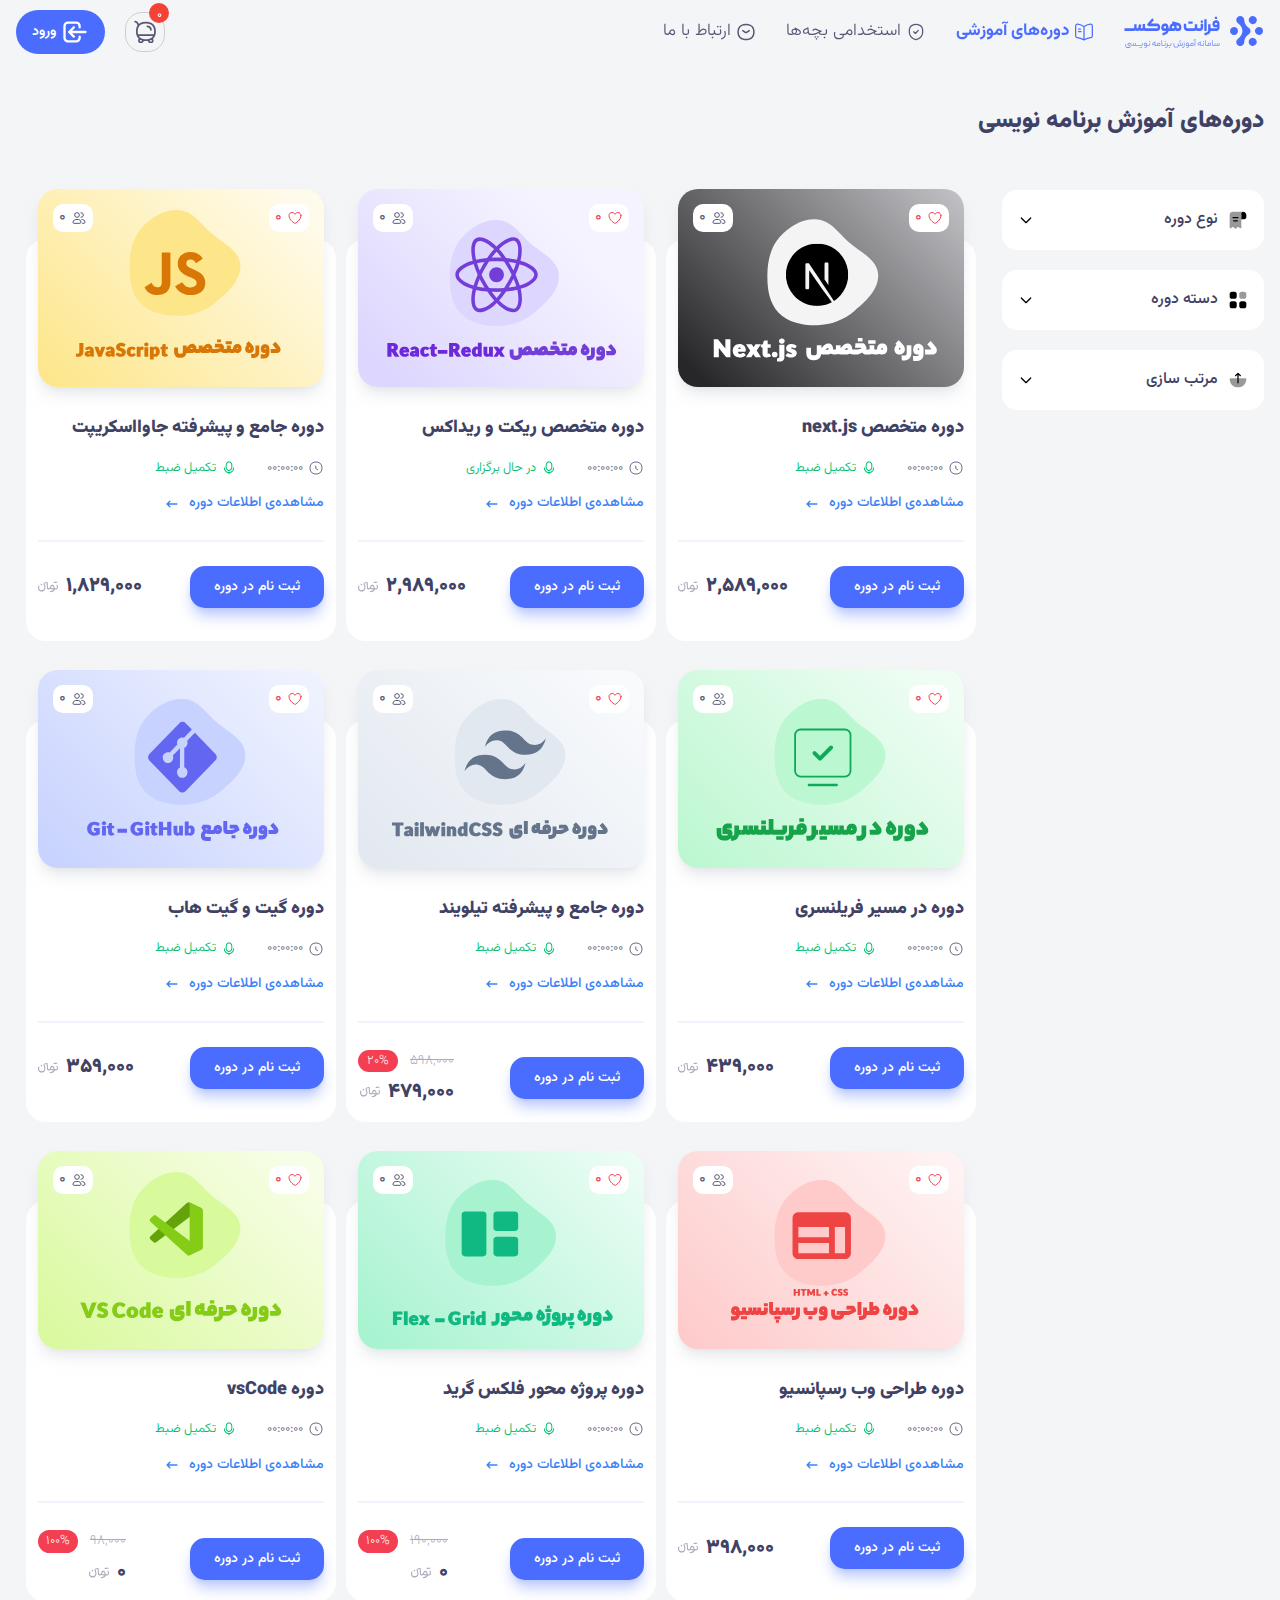
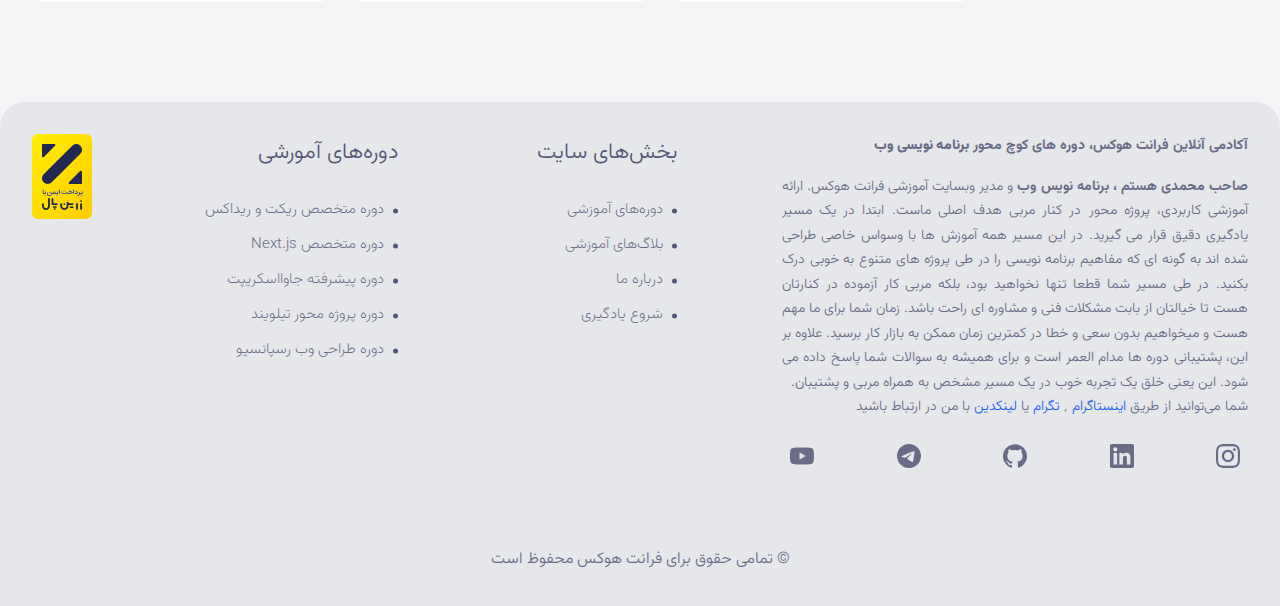
<file: courses.html>
<!DOCTYPE html>
<html lang="fa" dir="rtl">
<head>
    <meta charset="UTF-8">
    <meta name="viewport" content="width=device-width, initial-scale=1.0">
    <link rel="shortcut icon" href="./imgs/fh-favicon.ico">
    <link rel="stylesheet" href="./styles/fonts.css">
    <link rel="stylesheet" href="./styles/courses.css">
    <title>دوره های آموزش برنامه نویسی وب فرانت اند | فرانت هوکس</title>
</head>

<script type="module" src="./js/courses.js" defer></script>

<body>

    <header class="header"> 
        <header-site location="courses"></header-site> 
    </header>

    <main>
        <section class="filter-section">
            <div class="container padding-container">
                <h1 class="title-page">دوره‌های آموزش برنامه نویسی</h1>
                <div class="container-filter-and-courses">
                    <div class="filter-wrapper">
                        <div class="total-container-desktop-filter">
                            <div class="desktop-filter-course-type container-filter">
                                <div class="filter-course-type__svgs-and-title cursor-pointer space-between">
                                    <div class="container-svg-and-title align-items-center">
                                        <svg viewBox="0 0 20 20" fill="none" class="svg-filter">
                                            <path fill="currentColor" d="M18.333 5v2.017c0 1.316-.833 2.15-2.15 2.15h-2.85V3.342c0-.925.759-1.675 1.684-1.675a3.35 3.35 0 0 1 2.341.975c.6.608.975 1.441.975 2.358Z"></path><path fill="currentColor" d="M1.667 5.833V17.5A.83.83 0 0 0 3 18.167L4.425 17.1a.84.84 0 0 1 1.1.083l1.383 1.392a.84.84 0 0 0 1.184 0l1.4-1.4a.826.826 0 0 1 1.083-.075L12 18.167a.835.835 0 0 0 1.333-.667V3.333c0-.916.75-1.666 1.667-1.666H5C2.5 1.667 1.667 3.158 1.667 5v.833Z" opacity="0.4"></path><path fill="currentColor" d="M10 8.125H5a.63.63 0 0 1-.625-.625A.63.63 0 0 1 5 6.875h5a.63.63 0 0 1 .625.625.63.63 0 0 1-.625.625Zm-.625 3.333h-3.75A.63.63 0 0 1 5 10.833a.63.63 0 0 1 .625-.625h3.75a.63.63 0 0 1 .625.625.63.63 0 0 1-.625.625Z"></path>
                                        </svg>
                                        <span class="title-filter">نوع دوره</span>
                                    </div>
                                    <svg stroke="currentColor" fill="none" stroke-width="0" viewBox="0 0 24 24" height="1em" width="1em" class="arrow-svg-filter">
                                        <path stroke-linecap="round" stroke-linejoin="round" stroke-width="2" d="M19 9l-7 7-7-7"></path>
                                    </svg>
                                </div>
                                <ul class="menu-filter">
                                    <li class="menu-filter__list-item align-items-center">
                                        <input type="checkbox" id="uncompleted" class="ml-svg check-box cursor-pointer" value="در حال برگزاری">
                                        <label for="uncompleted" class="menu-filter__label cursor-pointer">در حال برگزاری</label>
                                    </li>
                                    <li class="menu-filter__list-item align-items-center">
                                        <input type="checkbox" id="completed" class="ml-svg check-box cursor-pointer" value="تکمیل ضبط">
                                        <label for="completed" class="menu-filter__label cursor-pointer">تکمیل ضبط</label>
                                    </li>
                                    <li class="menu-filter__list-item align-items-center">
                                        <input type="checkbox" id="course-off" class="ml-svg check-box cursor-pointer" value="تخفیف دار">
                                        <label for="course-off" class="menu-filter__label cursor-pointer">تخفیف دار</label>
                                    </li>
                                    <li class="menu-filter__list-item align-items-center">
                                        <input type="checkbox" id="course-free" class="ml-svg check-box cursor-pointer" value="رایگان">
                                        <label for="course-free" class="menu-filter__label cursor-pointer">رایگان</label>
                                    </li>
                                    <li class="menu-filter__list-item align-items-center">
                                        <input type="checkbox" id="course-cash" class="ml-svg check-box cursor-pointer" value="نقدی">
                                        <label for="course-cash" class="menu-filter__label cursor-pointer">نقدی</label>
                                    </li>
                                </ul>
                            </div>

                            <div class="desktop-filter-course-category filter-course-category container-filter">
                                <div class="filter-course-type__svgs-and-title cursor-pointer space-between">
                                    <div class="container-svg-and-title align-items-center">
                                        <svg viewBox="0 0 48 48" fill="none" class="svg-filter">
                                            <path fill="currentColor" d="M32.151 4h6.772C41.727 4 44 6.292 44 9.12v6.829c0 2.828-2.273 5.12-5.077 5.12h-6.772c-2.805 0-5.077-2.292-5.077-5.12v-6.83C27.074 6.293 29.346 4 32.151 4Z" opacity="0.4"></path><path fill="currentColor" d="M15.849 26.931c2.805 0 5.077 2.292 5.077 5.12v6.83c0 2.825-2.272 5.119-5.077 5.119H9.077C6.273 44 4 41.706 4 38.88v-6.829c0-2.828 2.273-5.12 5.077-5.12h6.772Zm23.074 0c2.804 0 5.077 2.292 5.077 5.12v6.83C44 41.705 41.727 44 38.923 44h-6.772c-2.805 0-5.077-2.294-5.077-5.12v-6.829c0-2.828 2.272-5.12 5.077-5.12h6.772ZM15.849 4c2.805 0 5.077 2.292 5.077 5.12v6.829c0 2.828-2.272 5.12-5.077 5.12H9.077C6.273 21.069 4 18.777 4 15.949v-6.83C4 6.293 6.273 4 9.077 4h6.772Z"></path>
                                        </svg>
                                        <span class="title-filter">دسته دوره</span>
                                    </div>
                                    <svg stroke="currentColor" fill="none" stroke-width="0" viewBox="0 0 24 24" height="1em" width="1em" class="arrow-svg-filter">
                                        <path stroke-linecap="round" stroke-linejoin="round" stroke-width="2" d="M19 9l-7 7-7-7"></path>
                                    </svg>
                                </div>
                                <ul class="menu-filter">
                                    <li class="menu-filter__list-item align-items-center">
                                        <input type="checkbox" id="back-end" class="ml-svg check-box cursor-pointer" value="back-end">
                                        <label for="back-end" class="menu-filter__label cursor-pointer">بک‌اند</label>
                                    </li>
                                    <li class="menu-filter__list-item align-items-center">
                                        <input type="checkbox" id="front-end" class="ml-svg check-box cursor-pointer" value="front-end">
                                        <label for="front-end" class="menu-filter__label cursor-pointer">فرانت‌اند</label>
                                    </li>
                                </ul>
                            </div>

                            <div class="desktop-filter-ordering container-filter">
                                <div class="filter-course-type__svgs-and-title cursor-pointer space-between">
                                    <div class="container-svg-and-title align-items-center">
                                        <svg viewBox="0 0 20 20" fill="none" class="svg-filter">
                                            <path fill="currentColor" d="M18.333 8.967a.717.717 0 0 0-.716-.717H2.383c-.4 0-.716.317-.716.717 0 4.908 3.425 8.333 8.333 8.333s8.333-3.433 8.333-8.333Z" opacity="0.4"></path><path fill="currentColor" d="m10.442 2.883 2.375 2.367a.629.629 0 0 1 0 .883.629.629 0 0 1-.884 0l-1.308-1.3v7.975a.63.63 0 0 1-.625.625.63.63 0 0 1-.625-.625V4.833l-1.3 1.309a.629.629 0 0 1-.883 0A.627.627 0 0 1 7 5.7c0-.158.058-.317.183-.442l2.375-2.366a.621.621 0 0 1 .884-.009Z"></path>
                                        </svg>
                                        <span class="title-filter">مرتب سازی</span>
                                    </div>
                                    <svg stroke="currentColor" fill="none" stroke-width="0" viewBox="0 0 24 24" height="1em" width="1em" class="arrow-svg-filter">
                                        <path stroke-linecap="round" stroke-linejoin="round" stroke-width="2" d="M19 9l-7 7-7-7"></path>
                                    </svg>
                                </div>
                                <ul class="menu-filter">
                                    <li class="menu-filter__list-item align-items-center">
                                        <input type="checkbox" id="fav-courses" class="ml-svg check-box cursor-pointer" value="محبوب‌ترین‌ها">
                                        <label for="fav-courses" class="menu-filter__label cursor-pointer">محبوب‌ترین‌ها</label>
                                    </li>
                                </ul>
                            </div>
                        </div>

                        <div class="total-container-mobile-filter space-between">
                            <div class="container-mobile-filter-courses">
                                <div class="align-items-center mobile-filter__title-svg center cursor-pointer">
                                    <svg stroke="currentColor" fill="none" stroke-width="0" viewBox="0 0 24 24" class="mobile-filter__svg ml-svg" height="1em" width="1em">
                                        <path stroke-linecap="round" stroke-linejoin="round" stroke-width="2" d="M12 6V4m0 2a2 2 0 100 4m0-4a2 2 0 110 4m-6 8a2 2 0 100-4m0 4a2 2 0 110-4m0 4v2m0-6V4m6 6v10m6-2a2 2 0 100-4m0 4a2 2 0 110-4m0 4v2m0-6V4"></path>
                                    </svg>
                                    فیلتر دوره‌ها
                                </div>
                                <div class="total-mobile-filter">
                                    <div class="mobile-filter">
                                       <div class="mobile-filter__title-and-cross space-between">
                                        <h3 class="mobile-filter__title">فیلتر دوره‌ها</h3>
                                        <svg stroke="currentColor" fill="none" stroke-width="0" viewBox="0 0 24 24" class="mobile-filter__cross" height="20" width="20">
                                            <path d="M6.2253 4.81108C5.83477 4.42056 5.20161 4.42056 4.81108 4.81108C4.42056 5.20161 4.42056 5.83477 4.81108 6.2253L10.5858 12L4.81114 17.7747C4.42062 18.1652 4.42062 18.7984 4.81114 19.1889C5.20167 19.5794 5.83483 19.5794 6.22535 19.1889L12 13.4142L17.7747 19.1889C18.1652 19.5794 18.7984 19.5794 19.1889 19.1889C19.5794 18.7984 19.5794 18.1652 19.1889 17.7747L13.4142 12L19.189 6.2253C19.5795 5.83477 19.5795 5.20161 19.189 4.81108C18.7985 4.42056 18.1653 4.42056 17.7748 4.81108L12 10.5858L6.2253 4.81108Z" fill="currentColor"></path>
                                        </svg>
                                       </div>   
                                       <div class="mobile-filters">
                                        <div class="mobile-filters-course-type container-filter">
                                            <div class="filter-course-type__svgs-and-title cursor-pointer space-between">
                                                <div class="container-svg-and-title align-items-center">
                                                    <svg viewBox="0 0 20 20" fill="none" class="svg-filter">
                                                        <path fill="currentColor" d="M18.333 5v2.017c0 1.316-.833 2.15-2.15 2.15h-2.85V3.342c0-.925.759-1.675 1.684-1.675a3.35 3.35 0 0 1 2.341.975c.6.608.975 1.441.975 2.358Z"></path><path fill="currentColor" d="M1.667 5.833V17.5A.83.83 0 0 0 3 18.167L4.425 17.1a.84.84 0 0 1 1.1.083l1.383 1.392a.84.84 0 0 0 1.184 0l1.4-1.4a.826.826 0 0 1 1.083-.075L12 18.167a.835.835 0 0 0 1.333-.667V3.333c0-.916.75-1.666 1.667-1.666H5C2.5 1.667 1.667 3.158 1.667 5v.833Z" opacity="0.4"></path><path fill="currentColor" d="M10 8.125H5a.63.63 0 0 1-.625-.625A.63.63 0 0 1 5 6.875h5a.63.63 0 0 1 .625.625.63.63 0 0 1-.625.625Zm-.625 3.333h-3.75A.63.63 0 0 1 5 10.833a.63.63 0 0 1 .625-.625h3.75a.63.63 0 0 1 .625.625.63.63 0 0 1-.625.625Z"></path>
                                                    </svg>
                                                    <span class="title-filter">نوع دوره</span>
                                                </div>
                                                <svg stroke="currentColor" fill="none" stroke-width="0" viewBox="0 0 24 24" height="1em" width="1em" class="arrow-svg-filter">
                                                    <path stroke-linecap="round" stroke-linejoin="round" stroke-width="2" d="M19 9l-7 7-7-7"></path>
                                                </svg>
                                            </div>
                                            <ul class="menu-filter">
                                                <li class="menu-filter__list-item align-items-center">
                                                    <input type="checkbox" id="uncompleted-mobile" class="ml-svg check-box cursor-pointer" value="در حال برگزاری">
                                                    <label for="uncompleted-mobile" class="menu-filter__label cursor-pointer">در حال برگزاری</label>
                                                </li>
                                                <li class="menu-filter__list-item align-items-center">
                                                    <input type="checkbox" id="completed-mobile" class="ml-svg check-box cursor-pointer" value="تکمیل ضبط">
                                                    <label for="completed-mobile" class="menu-filter__label cursor-pointer">تکمیل ضبط</label>
                                                </li>
                                                <li class="menu-filter__list-item align-items-center">
                                                    <input type="checkbox" id="courseOff" class="ml-svg check-box cursor-pointer" value="تخفیف دار">
                                                    <label for="courseOff" class="menu-filter__label cursor-pointer">تخفیف دار</label>
                                                </li>
                                                <li class="menu-filter__list-item align-items-center">
                                                    <input type="checkbox" id="courseFree" class="ml-svg check-box cursor-pointer" value="رایگان">
                                                    <label for="courseFree" class="menu-filter__label cursor-pointer">رایگان</label>
                                                </li>
                                                <li class="menu-filter__list-item align-items-center">
                                                    <input type="checkbox" id="courseCash" class="ml-svg check-box cursor-pointer" value="نقدی">
                                                    <label for="courseCash" class="menu-filter__label cursor-pointer">نقدی</label>
                                                </li>
                                            </ul>
                                        </div>
            
                                        <div class="mobile-filters-course-category filter-course-category container-filter">
                                            <div class="filter-course-type__svgs-and-title cursor-pointer space-between">
                                                <div class="container-svg-and-title align-items-center">
                                                    <svg viewBox="0 0 48 48" fill="none" class="svg-filter">
                                                        <path fill="currentColor" d="M32.151 4h6.772C41.727 4 44 6.292 44 9.12v6.829c0 2.828-2.273 5.12-5.077 5.12h-6.772c-2.805 0-5.077-2.292-5.077-5.12v-6.83C27.074 6.293 29.346 4 32.151 4Z" opacity="0.4"></path><path fill="currentColor" d="M15.849 26.931c2.805 0 5.077 2.292 5.077 5.12v6.83c0 2.825-2.272 5.119-5.077 5.119H9.077C6.273 44 4 41.706 4 38.88v-6.829c0-2.828 2.273-5.12 5.077-5.12h6.772Zm23.074 0c2.804 0 5.077 2.292 5.077 5.12v6.83C44 41.705 41.727 44 38.923 44h-6.772c-2.805 0-5.077-2.294-5.077-5.12v-6.829c0-2.828 2.272-5.12 5.077-5.12h6.772ZM15.849 4c2.805 0 5.077 2.292 5.077 5.12v6.829c0 2.828-2.272 5.12-5.077 5.12H9.077C6.273 21.069 4 18.777 4 15.949v-6.83C4 6.293 6.273 4 9.077 4h6.772Z"></path>
                                                    </svg>
                                                    <span class="title-filter">دسته دوره</span>
                                                </div>
                                                <svg stroke="currentColor" fill="none" stroke-width="0" viewBox="0 0 24 24" height="1em" width="1em" class="arrow-svg-filter">
                                                    <path stroke-linecap="round" stroke-linejoin="round" stroke-width="2" d="M19 9l-7 7-7-7"></path>
                                                </svg>
                                            </div>
                                            <ul class="menu-filter">
                                                <li class="menu-filter__list-item align-items-center">
                                                    <input type="checkbox" id="backEnd" class="ml-svg check-box cursor-pointer" value="back-end">
                                                    <label for="backEnd" class="menu-filter__label cursor-pointer">بک‌اند</label>
                                                </li>
                                                <li class="menu-filter__list-item align-items-center">
                                                    <input type="checkbox" id="frontEnd" class="ml-svg check-box cursor-pointer" value="front-end">
                                                    <label for="frontEnd" class="menu-filter__label cursor-pointer">فرانت‌اند</label>
                                                </li>
                                            </ul>
                                        </div>
                                       </div>
                                       <button class="apply-filter-btn">اعمال فیلتر</button>
                                    </div>
                                </div>
                            </div>

                            <div class="container-mobile-ordering">
                                <div class="align-items-center mobile-filter__title-svg center cursor-pointer">
                                    <svg stroke="currentColor" fill="none" stroke-width="0" viewBox="0 0 24 24" class="mobile-filter__svg ml-svg" height="1em" width="1em"><path stroke-linecap="round" stroke-linejoin="round" stroke-width="2" d="M3 4h13M3 8h9m-9 4h9m5-4v12m0 0l-4-4m4 4l4-4"></path></svg>
                                    مرتب سازی دوره‌ها
                                </div>
                                <div class="total-mobile-filter">
                                    <div class="mobile-filter">
                                       <div class="mobile-filter__title-and-cross space-between">
                                        <h3 class="mobile-filter__title">مرتب سازی دوره‌ها</h3>
                                        <svg stroke="currentColor" fill="none" stroke-width="0" viewBox="0 0 24 24" class="mobile-filter__cross" height="20" width="20">
                                            <path d="M6.2253 4.81108C5.83477 4.42056 5.20161 4.42056 4.81108 4.81108C4.42056 5.20161 4.42056 5.83477 4.81108 6.2253L10.5858 12L4.81114 17.7747C4.42062 18.1652 4.42062 18.7984 4.81114 19.1889C5.20167 19.5794 5.83483 19.5794 6.22535 19.1889L12 13.4142L17.7747 19.1889C18.1652 19.5794 18.7984 19.5794 19.1889 19.1889C19.5794 18.7984 19.5794 18.1652 19.1889 17.7747L13.4142 12L19.189 6.2253C19.5795 5.83477 19.5795 5.20161 19.189 4.81108C18.7985 4.42056 18.1653 4.42056 17.7748 4.81108L12 10.5858L6.2253 4.81108Z" fill="currentColor"></path>
                                        </svg>
                                       </div>   
                                       <div class="mobile-filters">
                                        <div class="mobile-filter-ordering container-filter">
                                            <div class="filter-course-type__svgs-and-title cursor-pointer space-between">
                                                <div class="container-svg-and-title align-items-center">
                                                    <svg viewBox="0 0 20 20" fill="none" class="svg-filter">
                                                        <path fill="currentColor" d="M18.333 8.967a.717.717 0 0 0-.716-.717H2.383c-.4 0-.716.317-.716.717 0 4.908 3.425 8.333 8.333 8.333s8.333-3.433 8.333-8.333Z" opacity="0.4"></path><path fill="currentColor" d="m10.442 2.883 2.375 2.367a.629.629 0 0 1 0 .883.629.629 0 0 1-.884 0l-1.308-1.3v7.975a.63.63 0 0 1-.625.625.63.63 0 0 1-.625-.625V4.833l-1.3 1.309a.629.629 0 0 1-.883 0A.627.627 0 0 1 7 5.7c0-.158.058-.317.183-.442l2.375-2.366a.621.621 0 0 1 .884-.009Z"></path>
                                                    </svg>
                                                    <span class="title-filter">مرتب سازی</span>
                                                </div>
                                                <svg stroke="currentColor" fill="none" stroke-width="0" viewBox="0 0 24 24" height="1em" width="1em" class="arrow-svg-filter">
                                                    <path stroke-linecap="round" stroke-linejoin="round" stroke-width="2" d="M19 9l-7 7-7-7"></path>
                                                </svg>
                                            </div>
                                            <ul class="menu-filter">
                                                <li class="menu-filter__list-item align-items-center">
                                                    <input type="checkbox" id="favCourses" class="ml-svg check-box cursor-pointer" value="محبوب‌ترین‌ها">
                                                    <label for="favCourses" class="menu-filter__label cursor-pointer">محبوب‌ترین‌ها</label>
                                                </li>
                                            </ul>
                                        </div>
                                       </div>
                                       <button class="apply-filter-btn">اعمال فیلتر</button>
                                    </div>
                                </div>
                            </div>
                        </div>
                    </div>

                    <div class="courses-wrapper">
                        <div class="container-courses">
                            <div class="course">
                                <course-site imgcourse-src="imgs/nextjs.svg" course-title="دوره متخصص next.js" course-status="تکمیل ضبط" course-price="2589000" discount-percent="" course-price-without-off="" course-table="nextTable" category="front-end">
                                </course-site>
                            </div>
                            <div class="course">
                                <course-site imgcourse-src="imgs/reactjs.svg" course-title="دوره متخصص ریکت و ریداکس" course-status="در حال برگزاری" course-price="2989000" discount-percent="" course-price-without-off="" course-table="reactTable" category="front-end">
                                </course-site>
                            </div>
                            <div class="course">
                                <course-site imgcourse-src="imgs/javascript.svg" course-title="دوره جامع و پیشرفته جاوااسکریپت" course-status="تکمیل ضبط" course-price="1829000" discount-percent="" course-price-without-off="" course-table="jsTable" category="front-end">
                                </course-site>
                            </div>
                            <div class="course">
                                <course-site imgcourse-src="imgs/freelancering.svg" course-title="دوره در مسیر فریلنسری" course-status="تکمیل ضبط" course-price="439000" discount-percent="" course-price-without-off="" course-table="freelanceringTable" category="front-end">
                                </course-site>
                            </div>
                            <div class="course">
                                <course-site imgcourse-src="imgs/tailwind.svg" course-title="دوره جامع و پیشرفته تیلویند" course-status="تکمیل ضبط" course-price="479000" discount-percent="20" course-price-without-off="598000" course-table="tailwindTable" category="front-end">
                                </course-site>
                            </div>
                            <div class="course">
                                <course-site imgcourse-src="imgs/git.svg" course-title="دوره گیت و گیت هاب" course-status="تکمیل ضبط" course-price="359000" discount-percent="" course-price-without-off="" course-table="gitTable" category="front-end">
                                </course-site>
                            </div>
                            <div class="course">
                                <course-site imgcourse-src="imgs/responsive-web.svg" course-title="دوره طراحی وب رسپانسیو" course-status="تکمیل ضبط" course-price="398000" discount-percent="" course-price-without-off="" course-table="responsiveWebTable" category="front-end">
                                </course-site>
                            </div>
                            <div class="course">
                                <course-site imgcourse-src="imgs/flex-grid.svg" course-title="دوره پروژه محور فلکس گرید" course-status="تکمیل ضبط" course-price="0" discount-percent="100" course-price-without-off="190000" course-table="flexGridTable" category="front-end">
                                </course-site>
                            </div>
                            <div class="course">
                                <course-site imgcourse-src="./imgs/vscode.svg" course-title="دوره vsCode" course-status="تکمیل ضبط" course-price="0" discount-percent="100" course-price-without-off="98000" course-table="vsCodeTable" category="front-end">
                                </course-site>
                            </div>
                        </div>
                    </div>
                </div>
            </div>
        </section>
    </main> 

    <footer class="footer-section">
        <div class="total-container-footer padding-container">
            <footer-site></footer-site>
        </div>
    </footer>
    
</body>
</html>
</file>
<file: styles/fonts.css>
/* Generated by script */
@font-face {
    font-family: vazir;
    src: url('../fonts/Vazirmatn-Thin.woff2') format('woff2');
    font-weight: 100;
    font-style: normal;
    font-display: swap; 
}
  
@font-face {
    font-family: vazir;
    src: url('../fonts/Vazirmatn-ExtraLight.woff2') format('woff2');
    font-weight: 200;
    font-style: normal;
    font-display: swap;
}
  
@font-face {
    font-family: vazir;
    src: url('../fonts/Vazirmatn-Light.woff2') format('woff2');
    font-weight: 300;
    font-style: normal;
    font-display: swap;
}
  
@font-face {
    font-family: vazir;
    src: url('../fonts/Vazirmatn-Regular.woff2') format('woff2');
    font-weight: 400;
    font-style: normal;
    font-display: swap;
}
  
@font-face {
    font-family: vazir;
    src: url('../fonts/Vazirmatn-Medium.woff2') format('woff2');
    font-weight: 500;
    font-style: normal;
    font-display: swap;
}
  
@font-face {
    font-family: vazir;
    src: url('../fonts/Vazirmatn-SemiBold.woff2') format('woff2');
    font-weight: 600;
    font-style: normal;
    font-display: swap;
}
  
@font-face {
    font-family: vazir;
    src: url('../fonts/Vazirmatn-Bold.woff2') format('woff2');
    font-weight: 700;
    font-style: normal;
    font-display: swap;
}
  
@font-face {
    font-family: vazir;
    src: url('../fonts/Vazirmatn-ExtraBold.woff2') format('woff2');
    font-weight: 800;
    font-style: normal;
    font-display: swap;
}
  
@font-face {
    font-family: vazir;
    src: url('../fonts/Vazirmatn-Black.woff2') format('woff2');
    font-weight: 900;
    font-style: normal;
    font-display: swap;
}
</file>
<file: styles/courses.css>
* css reset */
html, body, div, span, applet, object, iframe,
h1, h2, h3, h4, h5, h6, p, blockquote, pre,
a, abbr, acronym, address, big, cite, code,
del, dfn, em, img, ins, kbd, q, s, samp,
small, strike, strong, sub, sup, tt, var,
b, u, i, center,
dl, dt, dd, ol, ul, li,
fieldset, form, label, legend,
table, caption, tbody, tfoot, thead, tr, th, td,
article, aside, canvas, details, embed, 
figure, figcaption, footer, header, hgroup, 
menu, nav, output, ruby, section, summary,
time, mark, audio, video {
	margin: 0;
	padding: 0;
	border: 0;
	font-size: 100%;
	font: inherit; 
	vertical-align: baseline; 
}
/* HTML5 display-role reset for older browsers */
article, aside, details, figcaption, figure, 
footer, header, hgroup, menu, nav, section {
	display: block;
}
body {
	line-height: 1;
}
ol, ul {
	list-style: none;
}
blockquote, q {
	quotes: none;
}
blockquote:before, blockquote:after,
q:before, q:after {
	content: '';
	content: none;
}
table {
	border-collapse: collapse;
	border-spacing: 0;
}

/* variable defining */

:root{
    --font-family: vazir, ui-sans-serif,system-ui,-apple-system,BlinkMacSystemFont,"Segoe UI",Roboto,"Helvetica Neue",Arial,"Noto Sans",sans-serif,"Apple Color Emoji","Segoe UI Emoji","Segoe UI Symbol","Noto Color Emoji";
    --color-primary-900: #4a6dff;
    --color-primary-800: #5c7cff;
    --color-primary-700: #6e8aff;
    --color-primary-600: #8099ff;
    --color-primary-500: #92a7ff;
    --color-primary-400: #a4b6ff;
    --color-primary-300: #b7c5ff;
    --color-primary-200: #c9d3ff;
    --color-primary-100: #dbe2ff;
    --color-primary-50: #e4e9ff;
    --color-secondary-900: #2a2d53;
    --color-secondary-800: #3f4264;
    --color-secondary-700: #555775;
    --color-secondary-600: #6a6c87;
    --color-secondary-500: #7f8198;
    --color-secondary-400: #9496a9;
    --color-secondary-300: #aaabba;
    --color-secondary-200: #bfc0cb;
    --color-secondary-100: #d4d5dd;
    --color-secondary-50: #dfdfe5;
    --color-fill: #4338ca;
    --color-text-muted: #9496a9;
    --color-text-inverted: #ffffff;
    --color-button-primary-hover: #6e8aff;
    --color-button-muted: #dfdfe5;
    --color-icon-secondary-dkst: #2a2d53;
    --color-icon-secondary-dk: #555775;
    --color-icon-secondary-lt: #7f8198;
    --color-success: #00c073;
    --color-warning: #ff9900;
    --color-error: #ff4757;
    --color-red-500: #ef4444;
    --color-red-300: #fca5a5;
    --scroll-primary: #efefef;
    --scroll-secondary: #ccc;
}


html{
    scroll-behavior: smooth;
    font-size: 62.5%;
}

*, *::after, *::before{
    margin: 0;
    padding: 0;
    box-sizing: border-box;
    font-family: vazir;
}

body{
    font: 400 1.6rem/1.75 var(--font-family);
    background-color: #f4f5f7;
}

li{
    list-style: none;
}

a{
    display: inline-block;
    text-decoration: none;
}

button{
    cursor: pointer;
    outline: none;
    border: none;
}

/* helper classes */

.center{
    display: flex;
    align-items: center;
    justify-content: center;
}

.space-between{
    display: flex;
    align-items: center;
    justify-content: space-between;
}

.align-items-center{
    display: flex;
    align-items: center;
}

.Hfull-Vful{
    width: 100%;
    height: 100%;
}

.mTop-mBottom{
    margin-top: 8rem;
    margin-bottom: 8rem;
}

.container{
    max-width: 128rem;
    margin: 0 auto;
}

.padding-container{
    padding-left: 1.6rem;
    padding-right: 1.6rem;
}

.cursor-pointer{
    cursor: pointer;
}

.border-radius-circle{ 
    border-radius: 50%;
    -webkit-border-radius: 50%;
    -moz-border-radius: 50%;
    -ms-border-radius: 50%;
    -o-border-radius: 50%;
}

.ml-svg{
    margin-left: .5rem;
}

.transition-bg-3s{
    transition: background .3s;
    -webkit-transition: background .3s;
    -moz-transition: background .3s;
    -ms-transition: background .3s;
    -o-transition: background .3s;
}

.transition-color-3s{
    transition: color .3s;
    -webkit-transition: color .3s;
    -moz-transition: color .3s;
    -ms-transition: color .3s;
    -o-transition: color .3s;
}

/* filter */

.filter-section{
    margin: 10rem 0;
}

.title-page{
    color: var(--color-secondary-800);
    font-size: 2.4rem;
    font-weight: 900;
}

.container-filter-and-courses{
    display: flex;
    justify-content: space-between;
    padding-top: 4.8rem;
}

.filter-wrapper{
    width: 26.2rem;
    flex-shrink: 0;
}

.container-filter{
    overflow: hidden;
    background: #fff;
    padding: 1.6rem;
    height: 6rem;
    border-radius: 1.5rem;
    -webkit-border-radius: 1.5rem;
    -moz-border-radius: 1.5rem;
    -ms-border-radius: 1.5rem;
    -o-border-radius: 1.5rem;
    transition: .3s;
    -webkit-transition: .3s;
    -moz-transition: .3s;
    -ms-transition: .3s;
    -o-transition: .3s;
}

.filter-course-category{
    margin: 2rem 0;
}

.svg-filter, .mobile-filter__svg{
    width: 2rem;
    height: 2rem;
}

.title-filter{
    color: var(--color-secondary-800);
    font-weight: 500;
    margin-right: 1rem;
} 

.arrow-svg-filter{
    transition: .3s;
    -webkit-transition: .3s;
    -moz-transition: .3s;
    -ms-transition: .3s;
    -o-transition: .3s;
}

.active .arrow-svg-filter{
    transform: rotate(180deg);
    -webkit-transform: rotate(180deg);
    -moz-transform: rotate(180deg);
    -ms-transform: rotate(180deg);
    -o-transform: rotate(180deg);
}

.menu-filter{
    border-top: .2rem solid #bec1f333;
    margin-top: 1.6rem;
    padding-top: 1.6rem;
}

.menu-filter__list-item{
    color: var(--color-secondary-600);
    font-size: 1.7rem;
    font-weight: 300;
}

.menu-filter__list-item:not(:last-child){
    margin-bottom: .7rem;
}

.check-box{
    width: 1.6rem;
    height: 1.6rem;
}

.total-container-mobile-filter{
    display: none;
}

.container-mobile-filter-courses, .container-mobile-ordering{
    width: 47%;
}

.mobile-filter__title-svg{
    color: var(--color-secondary-600);
    font-size: 1.7rem;
    font-weight: 500;
    border: .2rem solid var(--color-secondary-100);
    padding: .8rem 1.2rem;
    border-radius: 1.5rem;
    -webkit-border-radius: 1.5rem;
    -moz-border-radius: 1.5rem;
    -ms-border-radius: 1.5rem;
    -o-border-radius: 1.5rem;
}

.mobile-filter__svg{
    color: #9ca3af ;
}

.total-mobile-filter{
    background: rgba(31, 41, 55, .3);
    position: fixed;
    top: 0;
    bottom: 0;
    left: 0;
    right: 0;
    z-index: 99;
    opacity: 0;
    visibility: hidden;
    transition: .3s;
    -webkit-transition: .3s;
    -moz-transition: .3s;
    -ms-transition: .3s;
    -o-transition: .3s;
    transition-delay: .3s;
}

.up{
    opacity: 1;
    visibility: visible;
}

.mobile-filter{
    background: #f3f4f6;
    position: absolute;
    bottom: -42%;
    width: 100%;
    padding: 1.6rem;
    border-top-right-radius: 2rem;
    border-top-left-radius: 2rem;
    transition: bottom .6s;
    -webkit-transition: bottom .6s;
    -moz-transition: bottom .6s;
    -ms-transition: bottom .6s;
    -o-transition: bottom .6s;
}

.up .mobile-filter{
    bottom: 0;
    transition-delay: .75s;
}

.mobile-filter__title{
    color: #000000de;
    font-size: 1.5rem;
    width: calc(100% - 2rem);
    text-align: center;
}

.mobile-filters{
    margin: 5rem 0 3rem;
}

.apply-filter-btn{
    background: var(--color-primary-900);
    color: #fff;
    font-size: 1.4rem;
    font-weight: 500;
    width: 100%;
    padding: 1rem 2.4rem;
    margin-bottom: 1.6rem;
    border-radius: 1.5rem;
    -webkit-border-radius: 1.5rem;
    -moz-border-radius: 1.5rem;
    -ms-border-radius: 1.5rem;
    -o-border-radius: 1.5rem;
}

.courses-wrapper{
    width: calc(100% - 27.8rem);
}

.container-courses{
    display: flex;
    justify-content: space-evenly;
    flex-wrap: wrap;
    row-gap: 3rem;
}

.course{
    width: 100%;
    max-width: 31rem;
}

.course.active{
    display: block;
}

.course.inactive{
    display: none;
}

.msg{
    color: var(--color-error);
}
/* footer */

.footer-section{
    background: #e5e7eb;
    color: var(--color-secondary-600);
    padding: 3.2rem 1.6rem;
    border-top-right-radius: 2.5rem;
    border-top-left-radius: 2.5rem;
}

/* circle */

.circle{
    position: absolute;
    background: rgba(183, 197, 255, .3);
    animation: circleElm .2s linear;
    -webkit-animation: circleElm .2s linear;
    border-radius: 50%;
    -webkit-border-radius: 50%;
    -moz-border-radius: 50%;
    -ms-border-radius: 50%;
    -o-border-radius: 50%;
}

/* modal  */

.container-modal{
    overflow: hidden;
    background-color: #fff;
    position: fixed;
    z-index: 99;
    top: -7rem;
    right: 50%;
    width: fit-content;
    height: fit-content;
    padding: 1.5rem 1rem;
    border-radius: 1rem;
    -webkit-border-radius: 1rem;
    -moz-border-radius: 1rem;
    -ms-border-radius: 1rem;
    -o-border-radius: 1rem;
    transform: translateX(50%);
    -webkit-transform: translateX(50%);
    -moz-transform: translateX(50%);
    -ms-transform: translateX(50%);
    -o-transform: translateX(50%);
}

.fa-check, .fa-close{
    display: inline-block;
    color: #fff;
    width: 2.2rem;
    height: 2.2rem;
    border-radius: 50%;
    -webkit-border-radius: 50%;
    -moz-border-radius: 50%;
    -ms-border-radius: 50%;
    -o-border-radius: 50%;
}

.container-modal__message-modal{
    font-size: 1.4rem;
    font-weight: 200;
} 

.container-modal__line{
    position: absolute;
    bottom: 0;
    left: 0;
    right: 0;
    height: .4rem; 
}

@keyframes modalAnimation{
    0%{
        top: -4rem;
    }

    5%{
        top: .5rem;
    }

    99%{
        top: .5rem;
    }

    100%{
        top: -4rem;
    }
}

@keyframes modalIconAnimation{
    0%{
        scale: 0;
    }

    100%{
        scale: 1;
    }
}

@keyframes modalLineAnimation{
    0%{
        left: 0;
        right: 0;
    }

    100%{
        right: 50%;
        left: 50%;
    }
}

@keyframes circleElm{
    0%{
        scale: 0;
    }

    100%{
        scale: 1;
    }
}

@media (max-width: 1278px){
    .container{
        max-width: 102.4rem;
    }
}

@media (max-width: 1066px){
    .container{
        max-width: 78rem;
    }

    .courses-wrapper {
        width: 100%;
        margin-top: 3rem;
    }
}

@media (max-width: 810px){
    *{
        cursor: default !important;
    }
    
    .container{
        max-width: 60.8rem;
    }

    .container-filter-and-courses{
        flex-direction: column;
        padding-top: 2rem;
    }

    .filter-wrapper{
        width: 100%;
    }

    .total-container-desktop-filter{
        display: none;
    }

    .total-container-mobile-filter{
        display: flex;
    }
}

@media (max-width: 420px){
    .total-container-mobile-filter {
        flex-direction: column;
    }

    .container-mobile-filter-courses, .container-mobile-ordering {
        width: 100%;
    }

    .mobile-filter__title-svg:first-child{
        margin-bottom: 1rem;
    }
}
</file>
